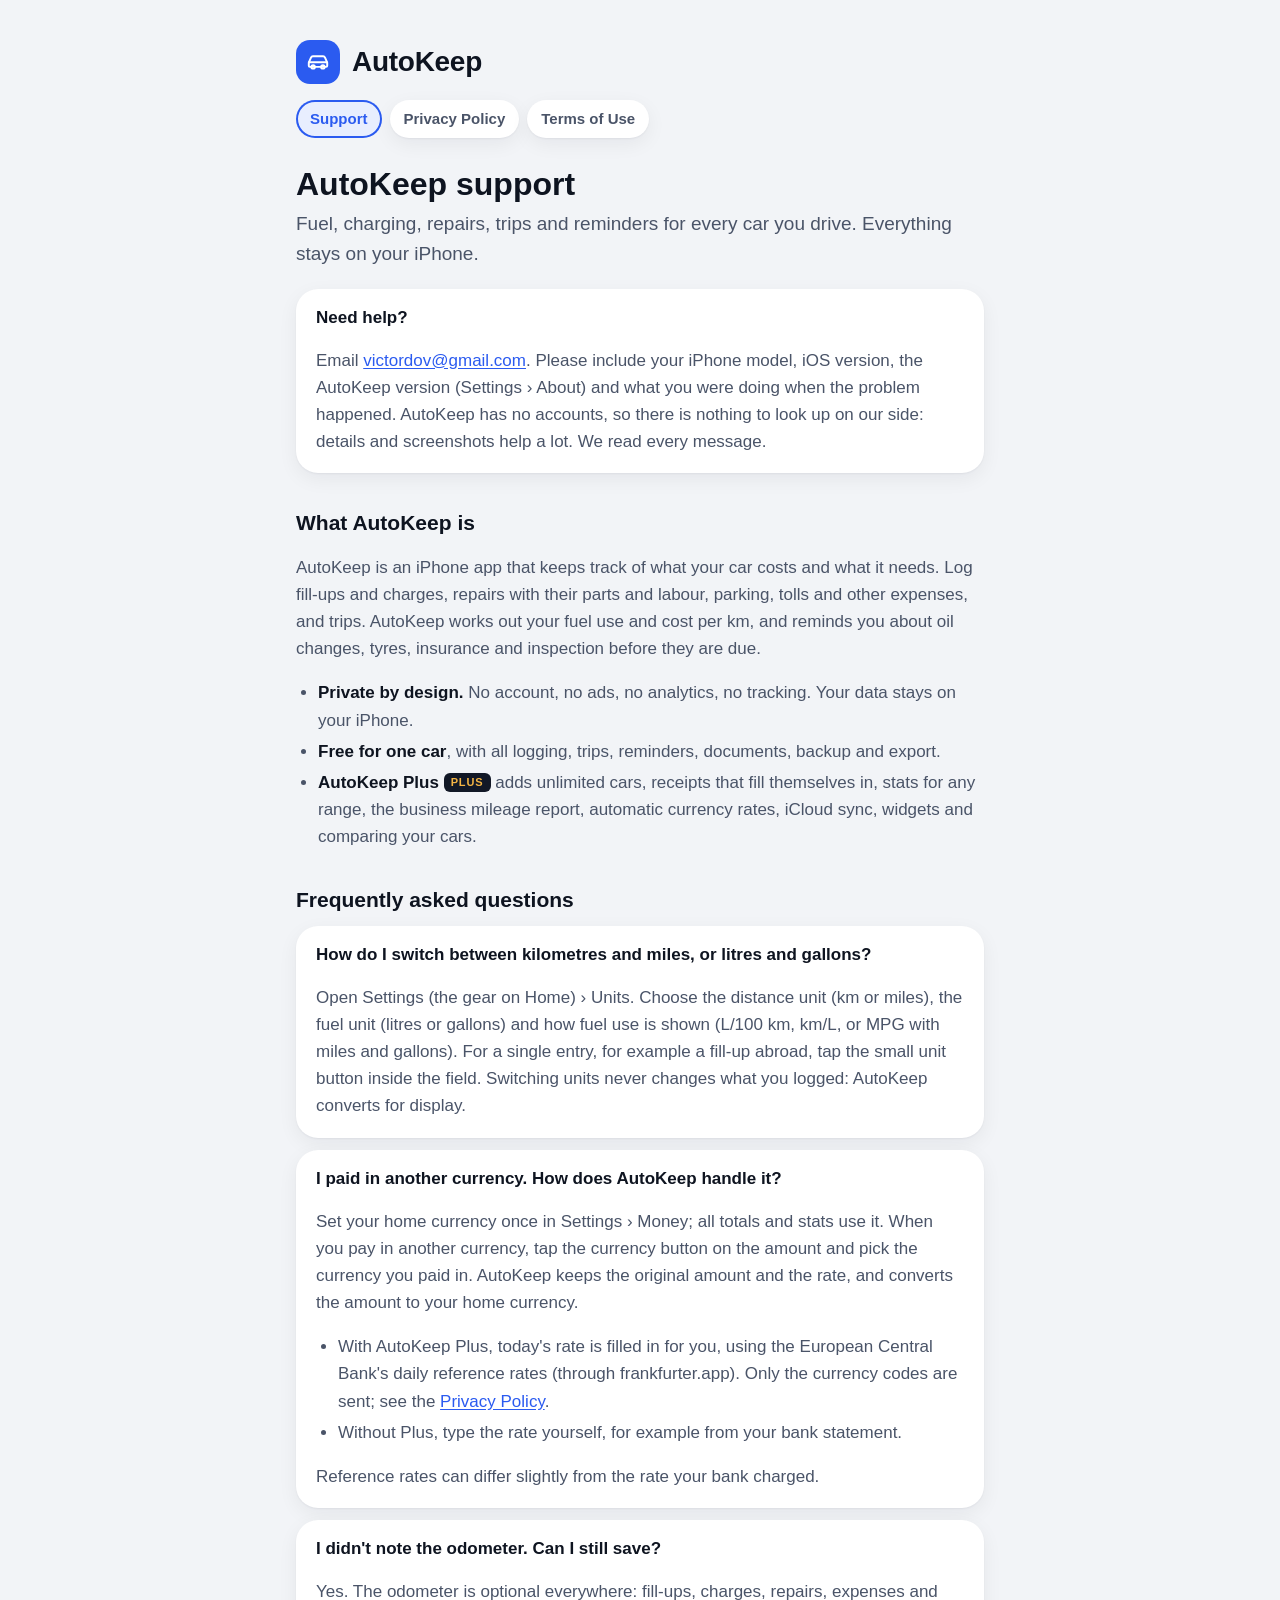
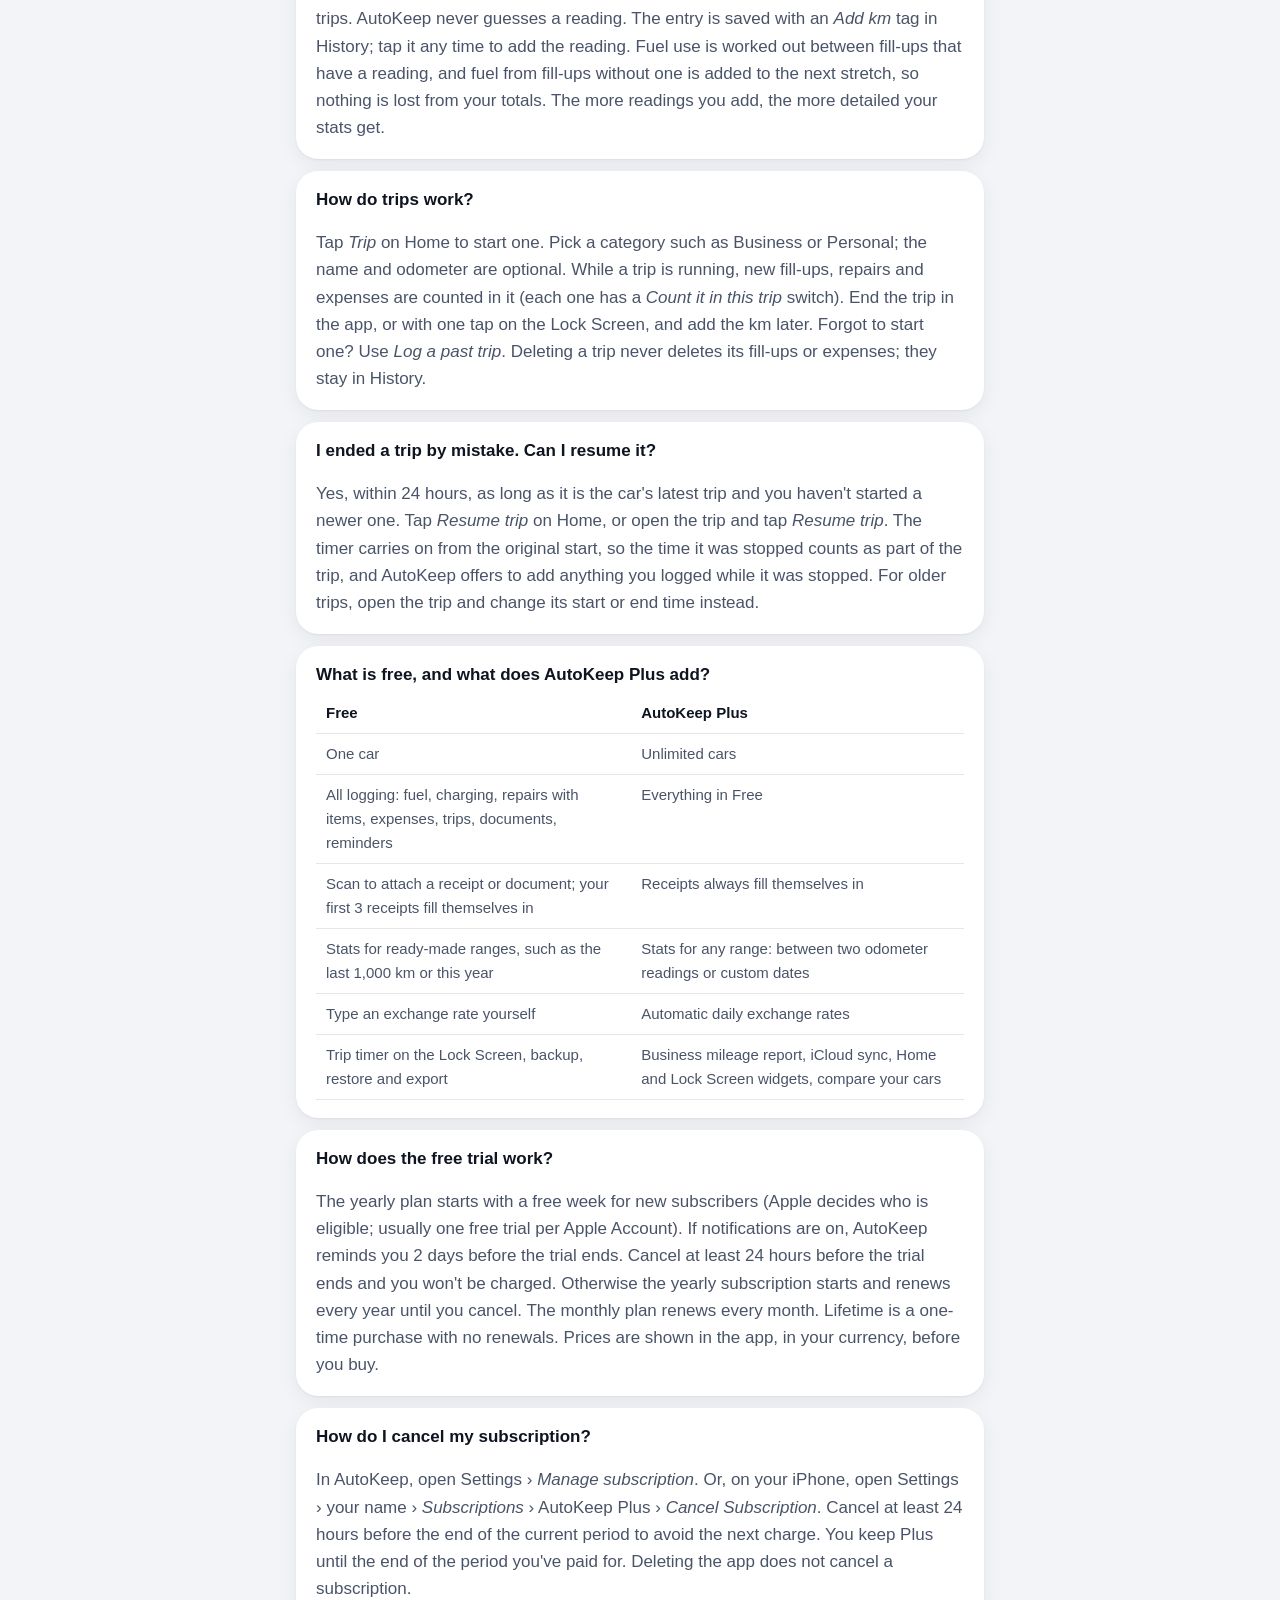
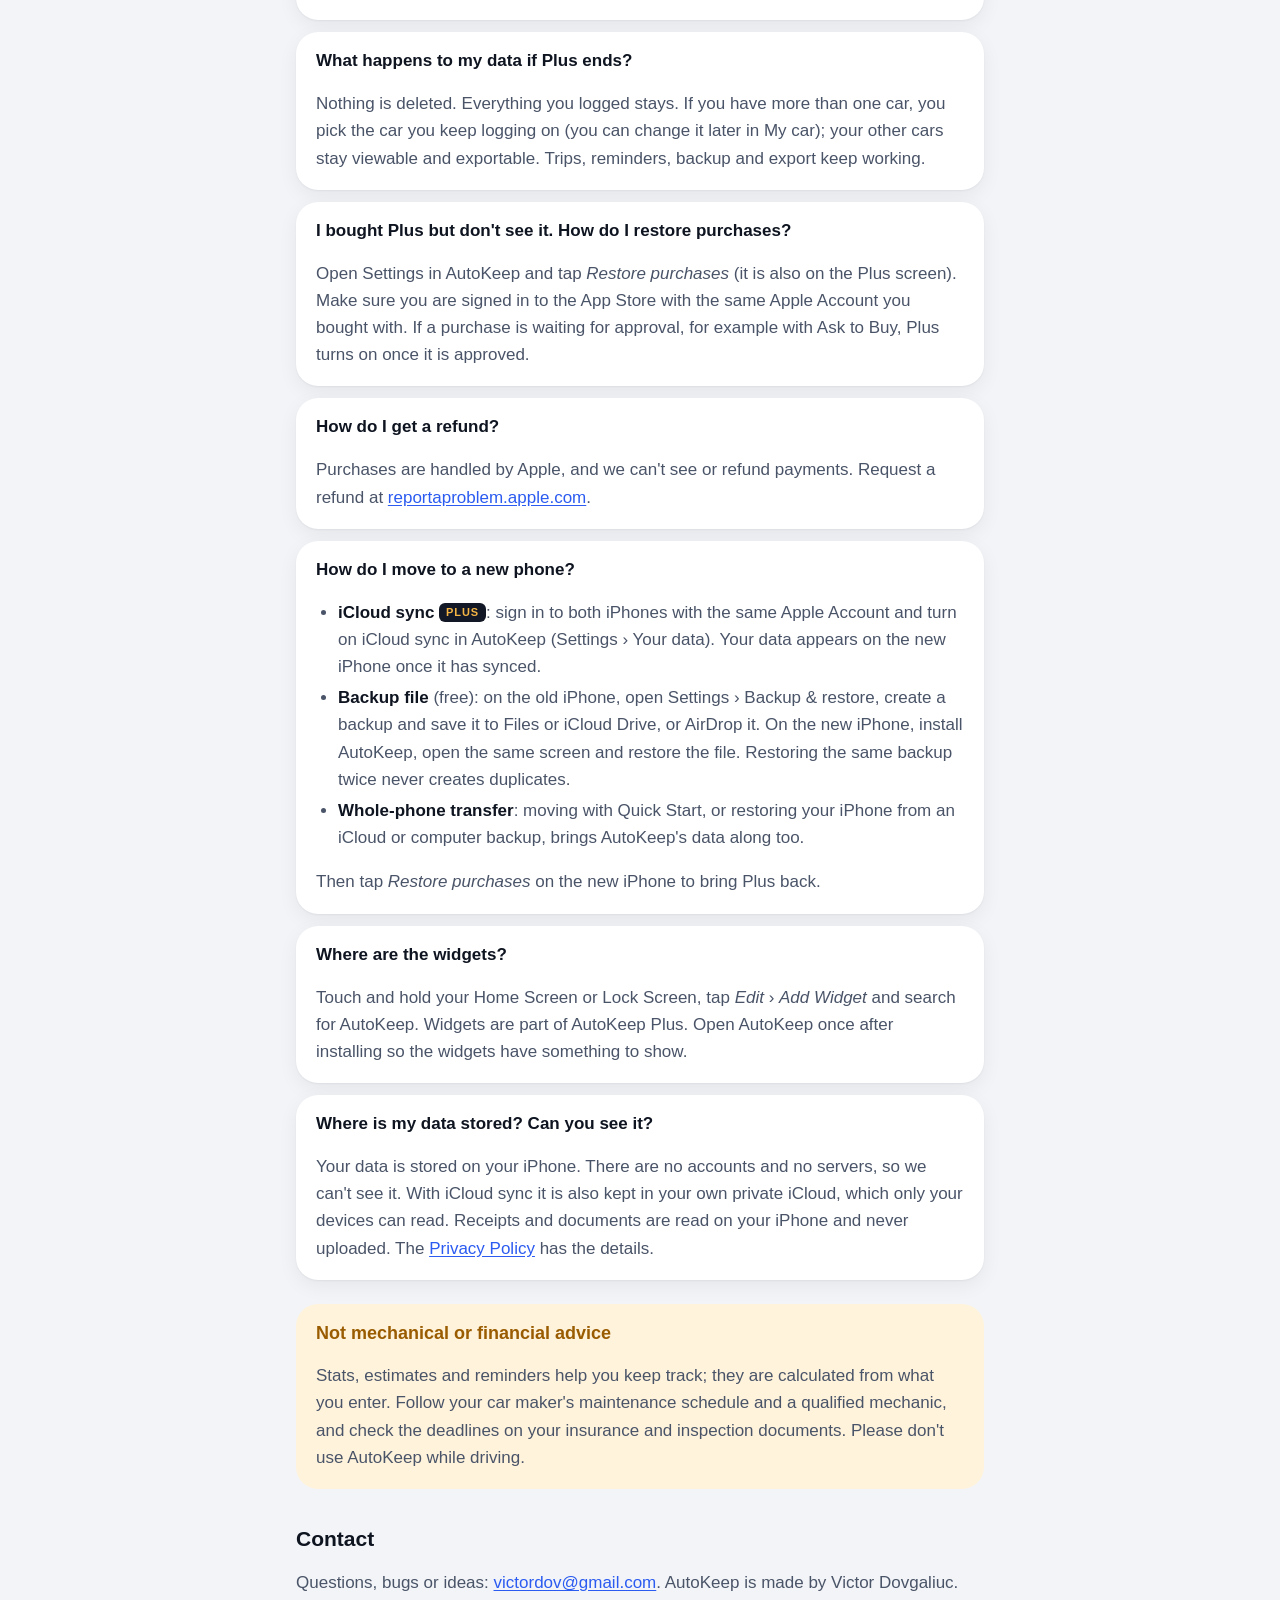
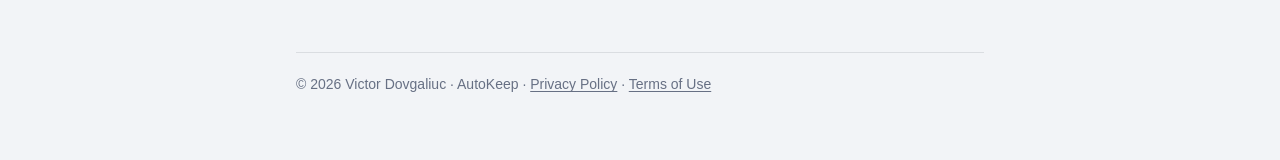
<file: index.html>
<!doctype html>
<html lang="en">
<head>
  <meta charset="utf-8">
  <meta name="viewport" content="width=device-width, initial-scale=1">
  <meta name="color-scheme" content="light dark">
  <title>AutoKeep Support</title>
  <meta name="description" content="Help and support for AutoKeep, the iPhone app for car fuel, charging, repairs, trips and reminders.">
  <link rel="stylesheet" href="style.css">
</head>
<body>
<main>
  <header>
    <a class="logo" href="./">
      <span class="mark" aria-hidden="true"><svg viewBox="0 0 24 24" fill="none" stroke="currentColor" stroke-width="1.8" stroke-linecap="round" stroke-linejoin="round"><path d="M3.5 15.5v-3l2-4.6A2 2 0 0 1 7.3 6.7h9.4a2 2 0 0 1 1.8 1.2l2 4.6v3a1 1 0 0 1-1 1h-15a1 1 0 0 1-1-1z"/><path d="M3.7 12.3h16.6"/><circle cx="7.5" cy="16.5" r="1.6"/><circle cx="16.5" cy="16.5" r="1.6"/></svg></span>
      AutoKeep
    </a>
    <nav>
      <a href="./" aria-current="page">Support</a>
      <a href="privacy.html">Privacy Policy</a>
      <a href="terms.html">Terms of Use</a>
    </nav>
  </header>

  <h1>AutoKeep support</h1>
  <p class="lead">Fuel, charging, repairs, trips and reminders for every car you drive. Everything stays on your iPhone.</p>

  <div class="card">
    <h3>Need help?</h3>
    <p>Email <a href="mailto:victordov@gmail.com?subject=AutoKeep%20support">victordov@gmail.com</a>.
      Please include your iPhone model, iOS version, the AutoKeep version (Settings &rsaquo; About) and what you were
      doing when the problem happened. AutoKeep has no accounts, so there is nothing to look up on our side: details
      and screenshots help a lot. We read every message.</p>
  </div>

  <h2>What AutoKeep is</h2>
  <p>AutoKeep is an iPhone app that keeps track of what your car costs and what it needs. Log fill-ups and charges,
    repairs with their parts and labour, parking, tolls and other expenses, and trips. AutoKeep works out your fuel use
    and cost per km, and reminds you about oil changes, tyres, insurance and inspection before they are due.</p>
  <ul>
    <li><strong>Private by design.</strong> No account, no ads, no analytics, no tracking. Your data stays on your iPhone.</li>
    <li><strong>Free for one car</strong>, with all logging, trips, reminders, documents, backup and export.</li>
    <li><strong>AutoKeep Plus</strong> <span class="plus-badge">PLUS</span> adds unlimited cars, receipts that fill
      themselves in, stats for any range, the business mileage report, automatic currency rates, iCloud sync, widgets
      and comparing your cars.</li>
  </ul>

  <h2>Frequently asked questions</h2>

  <section class="qa">
    <h3>How do I switch between kilometres and miles, or litres and gallons?</h3>
    <p>Open Settings (the gear on Home) &rsaquo; Units. Choose the distance unit (km or miles), the fuel unit (litres or
      gallons) and how fuel use is shown (L/100 km, km/L, or MPG with miles and gallons). For a single entry, for example
      a fill-up abroad, tap the small unit button inside the field. Switching units never changes what you logged:
      AutoKeep converts for display.</p>
  </section>

  <section class="qa">
    <h3>I paid in another currency. How does AutoKeep handle it?</h3>
    <p>Set your home currency once in Settings &rsaquo; Money; all totals and stats use it. When you pay in another
      currency, tap the currency button on the amount and pick the currency you paid in. AutoKeep keeps the original
      amount and the rate, and converts the amount to your home currency.</p>
    <ul>
      <li>With AutoKeep Plus, today's rate is filled in for you, using the European Central Bank's daily reference rates
        (through frankfurter.app). Only the currency codes are sent; see the <a href="privacy.html#exchange-rates">Privacy Policy</a>.</li>
      <li>Without Plus, type the rate yourself, for example from your bank statement.</li>
    </ul>
    <p>Reference rates can differ slightly from the rate your bank charged.</p>
  </section>

  <section class="qa">
    <h3>I didn't note the odometer. Can I still save?</h3>
    <p>Yes. The odometer is optional everywhere: fill-ups, charges, repairs, expenses and trips. AutoKeep never guesses a
      reading. The entry is saved with an <em>Add km</em> tag in History; tap it any time to add the reading.
      Fuel use is worked out between fill-ups that have a reading, and fuel from fill-ups without one is added to the
      next stretch, so nothing is lost from your totals. The more readings you add, the more detailed your stats get.</p>
  </section>

  <section class="qa">
    <h3>How do trips work?</h3>
    <p>Tap <em>Trip</em> on Home to start one. Pick a category such as Business or Personal; the name and odometer are
      optional. While a trip is running, new fill-ups, repairs and expenses are counted in it (each one has a
      <em>Count it in this trip</em> switch). End the trip in the app, or with one tap on the Lock Screen, and add the km
      later. Forgot to start one? Use <em>Log a past trip</em>. Deleting a trip never deletes its fill-ups or expenses;
      they stay in History.</p>
  </section>

  <section class="qa">
    <h3>I ended a trip by mistake. Can I resume it?</h3>
    <p>Yes, within 24 hours, as long as it is the car's latest trip and you haven't started a newer one. Tap
      <em>Resume trip</em> on Home, or open the trip and tap <em>Resume trip</em>. The timer carries on from the original
      start, so the time it was stopped counts as part of the trip, and AutoKeep offers to add anything you logged while
      it was stopped. For older trips, open the trip and change its start or end time instead.</p>
  </section>

  <section class="qa">
    <h3>What is free, and what does AutoKeep Plus add?</h3>
    <div class="table-wrap">
      <table>
        <thead><tr><th scope="col">Free</th><th scope="col">AutoKeep Plus</th></tr></thead>
        <tbody>
          <tr><td>One car</td><td>Unlimited cars</td></tr>
          <tr><td>All logging: fuel, charging, repairs with items, expenses, trips, documents, reminders</td><td>Everything in Free</td></tr>
          <tr><td>Scan to attach a receipt or document; your first 3 receipts fill themselves in</td><td>Receipts always fill themselves in</td></tr>
          <tr><td>Stats for ready-made ranges, such as the last 1,000 km or this year</td><td>Stats for any range: between two odometer readings or custom dates</td></tr>
          <tr><td>Type an exchange rate yourself</td><td>Automatic daily exchange rates</td></tr>
          <tr><td>Trip timer on the Lock Screen, backup, restore and export</td><td>Business mileage report, iCloud sync, Home and Lock Screen widgets, compare your cars</td></tr>
        </tbody>
      </table>
    </div>
  </section>

  <section class="qa">
    <h3>How does the free trial work?</h3>
    <p>The yearly plan starts with a free week for new subscribers (Apple decides who is eligible; usually one free trial
      per Apple Account). If notifications are on, AutoKeep reminds you 2 days before the trial ends. Cancel at least
      24 hours before the trial ends and you won't be charged. Otherwise the yearly subscription starts and renews every
      year until you cancel. The monthly plan renews every month. Lifetime is a one-time purchase with no renewals.
      Prices are shown in the app, in your currency, before you buy.</p>
  </section>

  <section class="qa">
    <h3>How do I cancel my subscription?</h3>
    <p>In AutoKeep, open Settings &rsaquo; <em>Manage subscription</em>. Or, on your iPhone, open Settings &rsaquo; your
      name &rsaquo; <em>Subscriptions</em> &rsaquo; AutoKeep Plus &rsaquo; <em>Cancel Subscription</em>. Cancel at least
      24 hours before the end of the current period to avoid the next charge. You keep Plus until the end of the period
      you've paid for. Deleting the app does not cancel a subscription.</p>
  </section>

  <section class="qa">
    <h3>What happens to my data if Plus ends?</h3>
    <p>Nothing is deleted. Everything you logged stays. If you have more than one car, you pick the car you keep logging
      on (you can change it later in My car); your other cars stay viewable and exportable. Trips, reminders, backup and
      export keep working.</p>
  </section>

  <section class="qa">
    <h3>I bought Plus but don't see it. How do I restore purchases?</h3>
    <p>Open Settings in AutoKeep and tap <em>Restore purchases</em> (it is also on the Plus screen). Make sure you are
      signed in to the App Store with the same Apple Account you bought with. If a purchase is waiting for approval,
      for example with Ask to Buy, Plus turns on once it is approved.</p>
  </section>

  <section class="qa">
    <h3>How do I get a refund?</h3>
    <p>Purchases are handled by Apple, and we can't see or refund payments. Request a refund at
      <a href="https://reportaproblem.apple.com">reportaproblem.apple.com</a>.</p>
  </section>

  <section class="qa">
    <h3>How do I move to a new phone?</h3>
    <ul>
      <li><strong>iCloud sync</strong> <span class="plus-badge">PLUS</span>: sign in to both iPhones with the same Apple
        Account and turn on iCloud sync in AutoKeep (Settings &rsaquo; Your data). Your data appears on the new iPhone
        once it has synced.</li>
      <li><strong>Backup file</strong> (free): on the old iPhone, open Settings &rsaquo; Backup &amp; restore, create a
        backup and save it to Files or iCloud Drive, or AirDrop it. On the new iPhone, install AutoKeep, open the same
        screen and restore the file. Restoring the same backup twice never creates duplicates.</li>
      <li><strong>Whole-phone transfer</strong>: moving with Quick Start, or restoring your iPhone from an iCloud or
        computer backup, brings AutoKeep's data along too.</li>
    </ul>
    <p>Then tap <em>Restore purchases</em> on the new iPhone to bring Plus back.</p>
  </section>

  <section class="qa">
    <h3>Where are the widgets?</h3>
    <p>Touch and hold your Home Screen or Lock Screen, tap <em>Edit</em> &rsaquo; <em>Add Widget</em> and search for
      AutoKeep. Widgets are part of AutoKeep Plus. Open AutoKeep once after installing so the widgets have something to
      show.</p>
  </section>

  <section class="qa">
    <h3>Where is my data stored? Can you see it?</h3>
    <p>Your data is stored on your iPhone. There are no accounts and no servers, so we can't see it. With iCloud sync it
      is also kept in your own private iCloud, which only your devices can read. Receipts and documents are read on your
      iPhone and never uploaded. The <a href="privacy.html">Privacy Policy</a> has the details.</p>
  </section>

  <section class="note">
    <h2>Not mechanical or financial advice</h2>
    <p>Stats, estimates and reminders help you keep track; they are calculated from what you enter. Follow your car
      maker's maintenance schedule and a qualified mechanic, and check the deadlines on your insurance and inspection
      documents. Please don't use AutoKeep while driving.</p>
  </section>

  <h2>Contact</h2>
  <p>Questions, bugs or ideas: <a href="mailto:victordov@gmail.com?subject=AutoKeep%20support">victordov@gmail.com</a>.
    AutoKeep is made by Victor Dovgaliuc.</p>

  <footer>&copy; 2026 Victor Dovgaliuc &middot; AutoKeep &middot;
    <a href="privacy.html">Privacy Policy</a> &middot; <a href="terms.html">Terms of Use</a></footer>
</main>
</body>
</html>
</file>
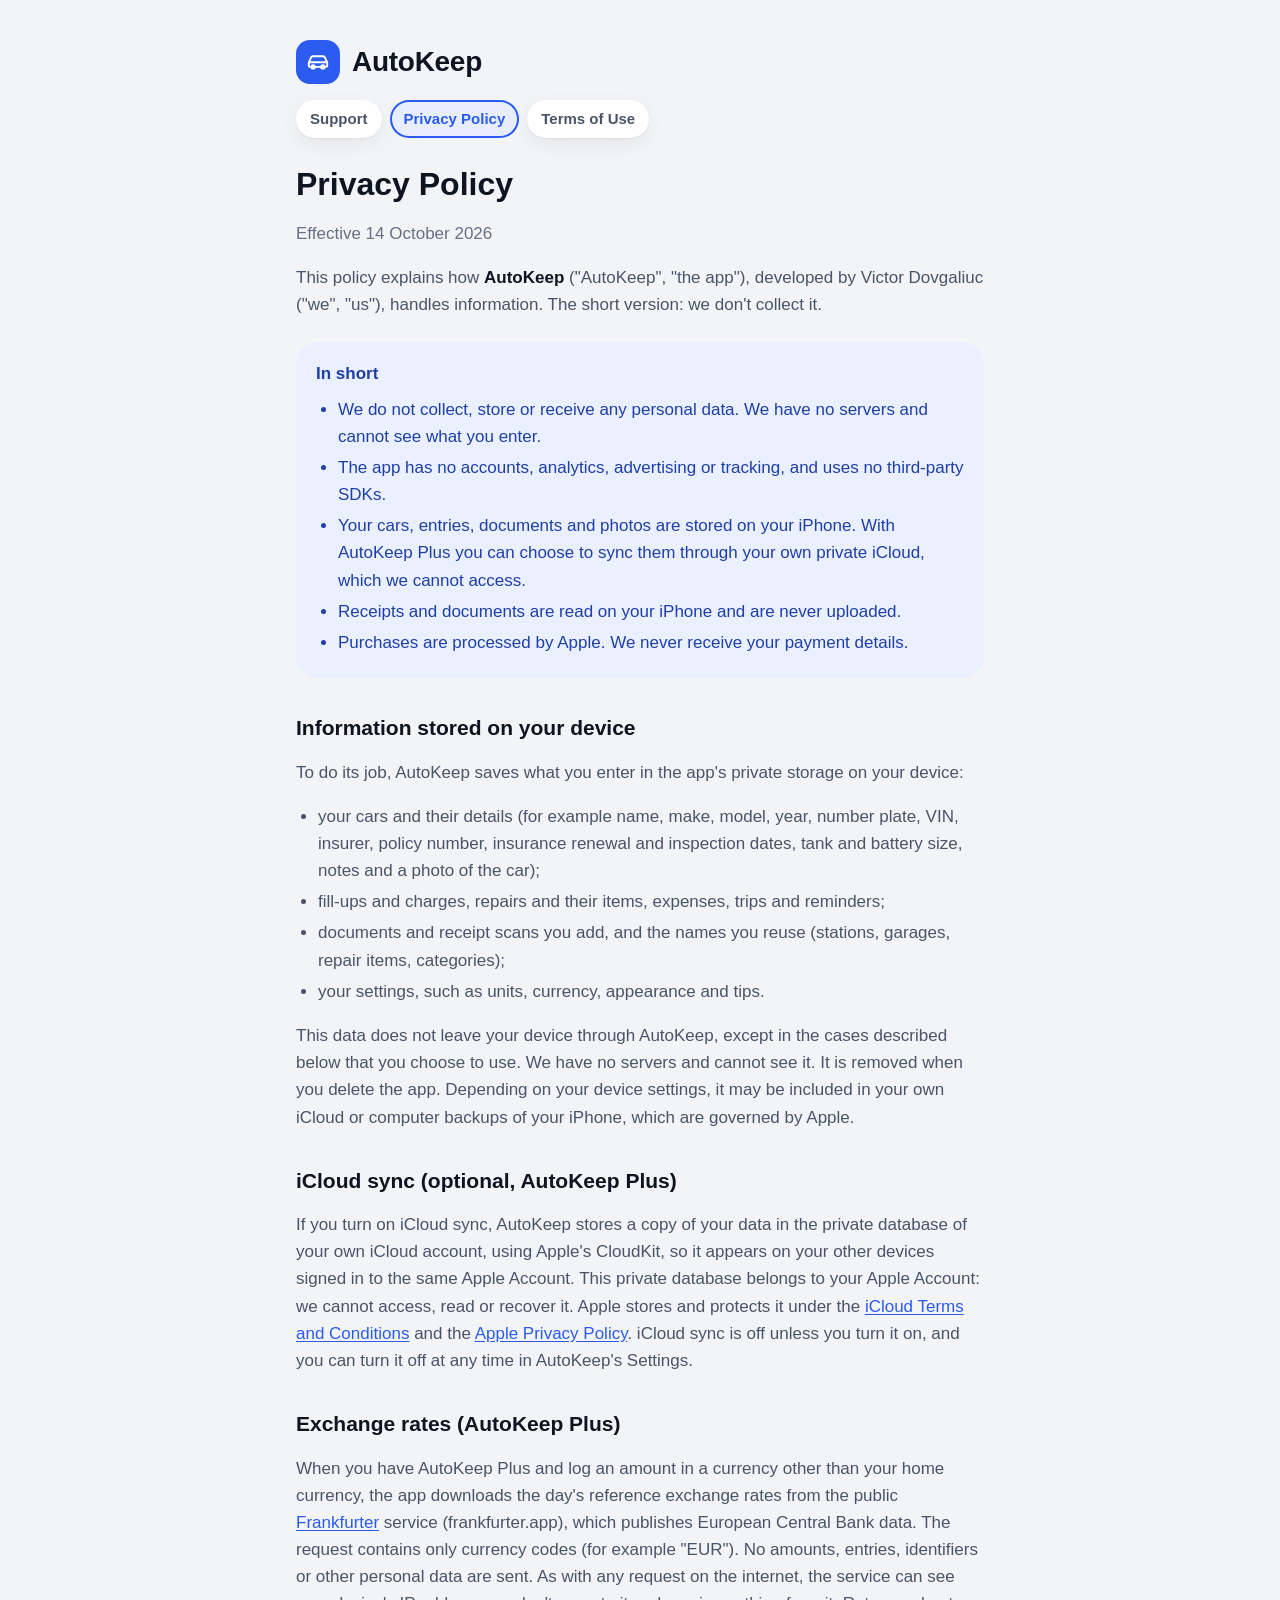
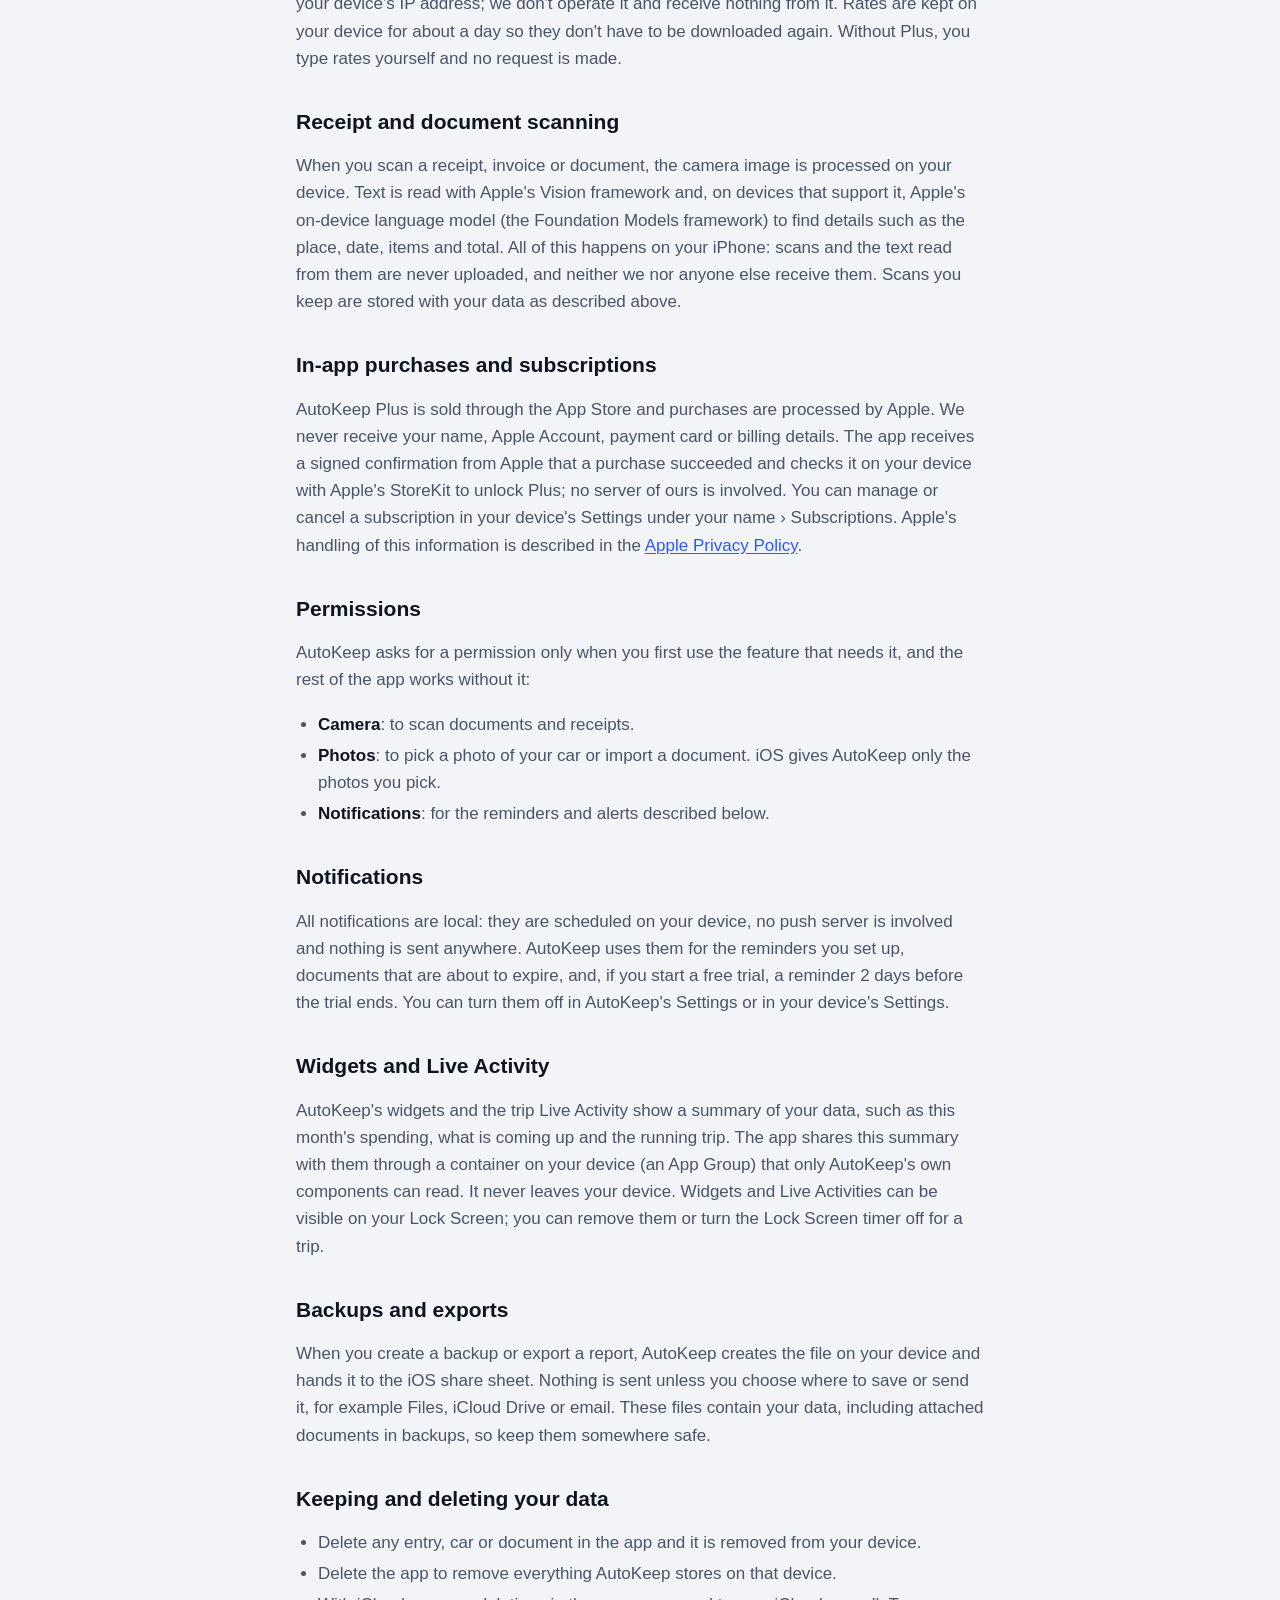
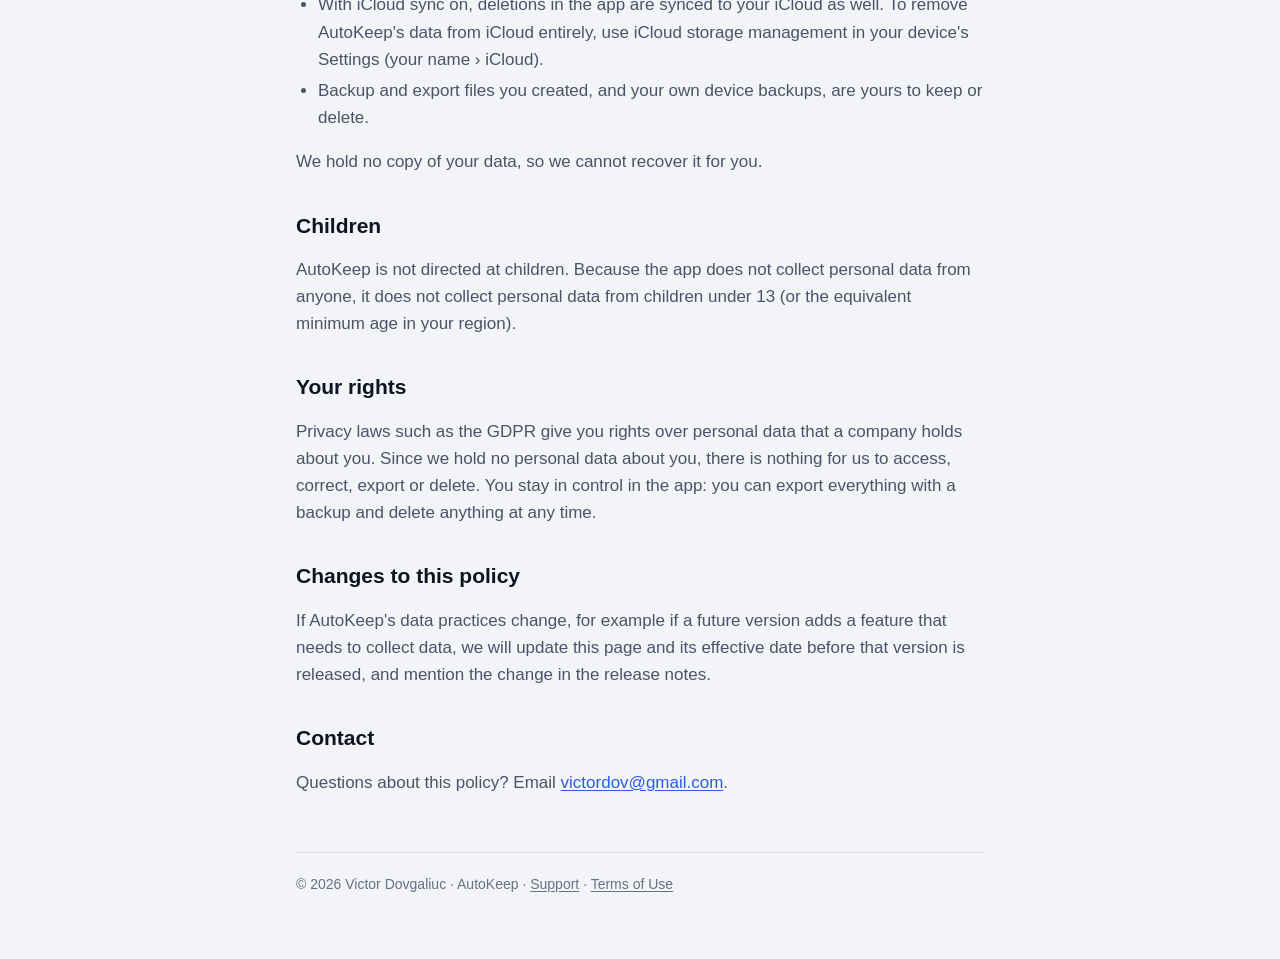
<file: privacy.html>
<!doctype html>
<html lang="en">
<head>
  <meta charset="utf-8">
  <meta name="viewport" content="width=device-width, initial-scale=1">
  <meta name="color-scheme" content="light dark">
  <title>AutoKeep Privacy Policy</title>
  <meta name="description" content="Privacy policy for AutoKeep. AutoKeep does not collect personal data: everything stays on your iPhone.">
  <link rel="stylesheet" href="style.css">
</head>
<body>
<main>
  <header>
    <a class="logo" href="./">
      <span class="mark" aria-hidden="true"><svg viewBox="0 0 24 24" fill="none" stroke="currentColor" stroke-width="1.8" stroke-linecap="round" stroke-linejoin="round"><path d="M3.5 15.5v-3l2-4.6A2 2 0 0 1 7.3 6.7h9.4a2 2 0 0 1 1.8 1.2l2 4.6v3a1 1 0 0 1-1 1h-15a1 1 0 0 1-1-1z"/><path d="M3.7 12.3h16.6"/><circle cx="7.5" cy="16.5" r="1.6"/><circle cx="16.5" cy="16.5" r="1.6"/></svg></span>
      AutoKeep
    </a>
    <nav>
      <a href="./">Support</a>
      <a href="privacy.html" aria-current="page">Privacy Policy</a>
      <a href="terms.html">Terms of Use</a>
    </nav>
  </header>

  <h1>Privacy Policy</h1>
  <p class="muted">Effective 14 October 2026</p>

  <p>This policy explains how <strong>AutoKeep</strong> ("AutoKeep", "the app"), developed by Victor Dovgaliuc
    ("we", "us"), handles information. The short version: we don't collect it.</p>

  <div class="summary">
    <strong>In short</strong>
    <ul>
      <li>We do not collect, store or receive any personal data. We have no servers and cannot see what you enter.</li>
      <li>The app has no accounts, analytics, advertising or tracking, and uses no third-party SDKs.</li>
      <li>Your cars, entries, documents and photos are stored on your iPhone. With AutoKeep Plus you can choose to sync
        them through your own private iCloud, which we cannot access.</li>
      <li>Receipts and documents are read on your iPhone and are never uploaded.</li>
      <li>Purchases are processed by Apple. We never receive your payment details.</li>
    </ul>
  </div>

  <h2>Information stored on your device</h2>
  <p>To do its job, AutoKeep saves what you enter in the app's private storage on your device:</p>
  <ul>
    <li>your cars and their details (for example name, make, model, year, number plate, VIN, insurer, policy number,
      insurance renewal and inspection dates, tank and battery size, notes and a photo of the car);</li>
    <li>fill-ups and charges, repairs and their items, expenses, trips and reminders;</li>
    <li>documents and receipt scans you add, and the names you reuse (stations, garages, repair items, categories);</li>
    <li>your settings, such as units, currency, appearance and tips.</li>
  </ul>
  <p>This data does not leave your device through AutoKeep, except in the cases described below that you choose to use.
    We have no servers and cannot see it. It is removed when you delete the app. Depending on your device settings, it
    may be included in your own iCloud or computer backups of your iPhone, which are governed by Apple.</p>

  <h2 id="icloud">iCloud sync (optional, AutoKeep Plus)</h2>
  <p>If you turn on iCloud sync, AutoKeep stores a copy of your data in the private database of your own iCloud account,
    using Apple's CloudKit, so it appears on your other devices signed in to the same Apple Account. This private
    database belongs to your Apple Account: we cannot access, read or recover it. Apple stores and protects it under the
    <a href="https://www.apple.com/legal/internet-services/icloud/">iCloud Terms and Conditions</a> and the
    <a href="https://www.apple.com/legal/privacy/">Apple Privacy Policy</a>. iCloud sync is off unless you turn it on, and
    you can turn it off at any time in AutoKeep's Settings.</p>

  <h2 id="exchange-rates">Exchange rates (AutoKeep Plus)</h2>
  <p>When you have AutoKeep Plus and log an amount in a currency other than your home currency, the app downloads the
    day's reference exchange rates from the public <a href="https://frankfurter.app">Frankfurter</a> service
    (frankfurter.app), which publishes European Central Bank data. The request contains only currency codes (for
    example "EUR"). No amounts, entries, identifiers or other personal data are sent. As with any request on the
    internet, the service can see your device's IP address; we don't operate it and receive nothing from it. Rates are
    kept on your device for about a day so they don't have to be downloaded again. Without Plus, you type rates yourself
    and no request is made.</p>

  <h2>Receipt and document scanning</h2>
  <p>When you scan a receipt, invoice or document, the camera image is processed on your device. Text is read with
    Apple's Vision framework and, on devices that support it, Apple's on-device language model (the Foundation Models
    framework) to find details such as the place, date, items and total. All of this happens on your iPhone: scans and
    the text read from them are never uploaded, and neither we nor anyone else receive them. Scans you keep are stored
    with your data as described above.</p>

  <h2>In-app purchases and subscriptions</h2>
  <p>AutoKeep Plus is sold through the App Store and purchases are processed by Apple. We never receive your name, Apple
    Account, payment card or billing details. The app receives a signed confirmation from Apple that a purchase
    succeeded and checks it on your device with Apple's StoreKit to unlock Plus; no server of ours is involved. You can
    manage or cancel a subscription in your device's Settings under your name &rsaquo; Subscriptions. Apple's handling of
    this information is described in the <a href="https://www.apple.com/legal/privacy/">Apple Privacy Policy</a>.</p>

  <h2>Permissions</h2>
  <p>AutoKeep asks for a permission only when you first use the feature that needs it, and the rest of the app works
    without it:</p>
  <ul>
    <li><strong>Camera</strong>: to scan documents and receipts.</li>
    <li><strong>Photos</strong>: to pick a photo of your car or import a document. iOS gives AutoKeep only the photos you
      pick.</li>
    <li><strong>Notifications</strong>: for the reminders and alerts described below.</li>
  </ul>

  <h2>Notifications</h2>
  <p>All notifications are local: they are scheduled on your device, no push server is involved and nothing is sent
    anywhere. AutoKeep uses them for the reminders you set up, documents that are about to expire, and, if you start a
    free trial, a reminder 2 days before the trial ends. You can turn them off in AutoKeep's Settings or in your device's
    Settings.</p>

  <h2>Widgets and Live Activity</h2>
  <p>AutoKeep's widgets and the trip Live Activity show a summary of your data, such as this month's spending, what is
    coming up and the running trip. The app shares this summary with them through a container on your device (an App
    Group) that only AutoKeep's own components can read. It never leaves your device. Widgets and Live Activities can be
    visible on your Lock Screen; you can remove them or turn the Lock Screen timer off for a trip.</p>

  <h2>Backups and exports</h2>
  <p>When you create a backup or export a report, AutoKeep creates the file on your device and hands it to the iOS share
    sheet. Nothing is sent unless you choose where to save or send it, for example Files, iCloud Drive or email. These
    files contain your data, including attached documents in backups, so keep them somewhere safe.</p>

  <h2>Keeping and deleting your data</h2>
  <ul>
    <li>Delete any entry, car or document in the app and it is removed from your device.</li>
    <li>Delete the app to remove everything AutoKeep stores on that device.</li>
    <li>With iCloud sync on, deletions in the app are synced to your iCloud as well. To remove AutoKeep's data from iCloud
      entirely, use iCloud storage management in your device's Settings (your name &rsaquo; iCloud).</li>
    <li>Backup and export files you created, and your own device backups, are yours to keep or delete.</li>
  </ul>
  <p>We hold no copy of your data, so we cannot recover it for you.</p>

  <h2>Children</h2>
  <p>AutoKeep is not directed at children. Because the app does not collect personal data from anyone, it does not
    collect personal data from children under 13 (or the equivalent minimum age in your region).</p>

  <h2>Your rights</h2>
  <p>Privacy laws such as the GDPR give you rights over personal data that a company holds about you. Since we hold no
    personal data about you, there is nothing for us to access, correct, export or delete. You stay in control in the
    app: you can export everything with a backup and delete anything at any time.</p>

  <h2>Changes to this policy</h2>
  <p>If AutoKeep's data practices change, for example if a future version adds a feature that needs to collect data, we
    will update this page and its effective date before that version is released, and mention the change in the release
    notes.</p>

  <h2>Contact</h2>
  <p>Questions about this policy? Email <a href="mailto:victordov@gmail.com?subject=AutoKeep%20privacy">victordov@gmail.com</a>.</p>

  <footer>&copy; 2026 Victor Dovgaliuc &middot; AutoKeep &middot;
    <a href="./">Support</a> &middot; <a href="terms.html">Terms of Use</a></footer>
</main>
</body>
</html>
</file>
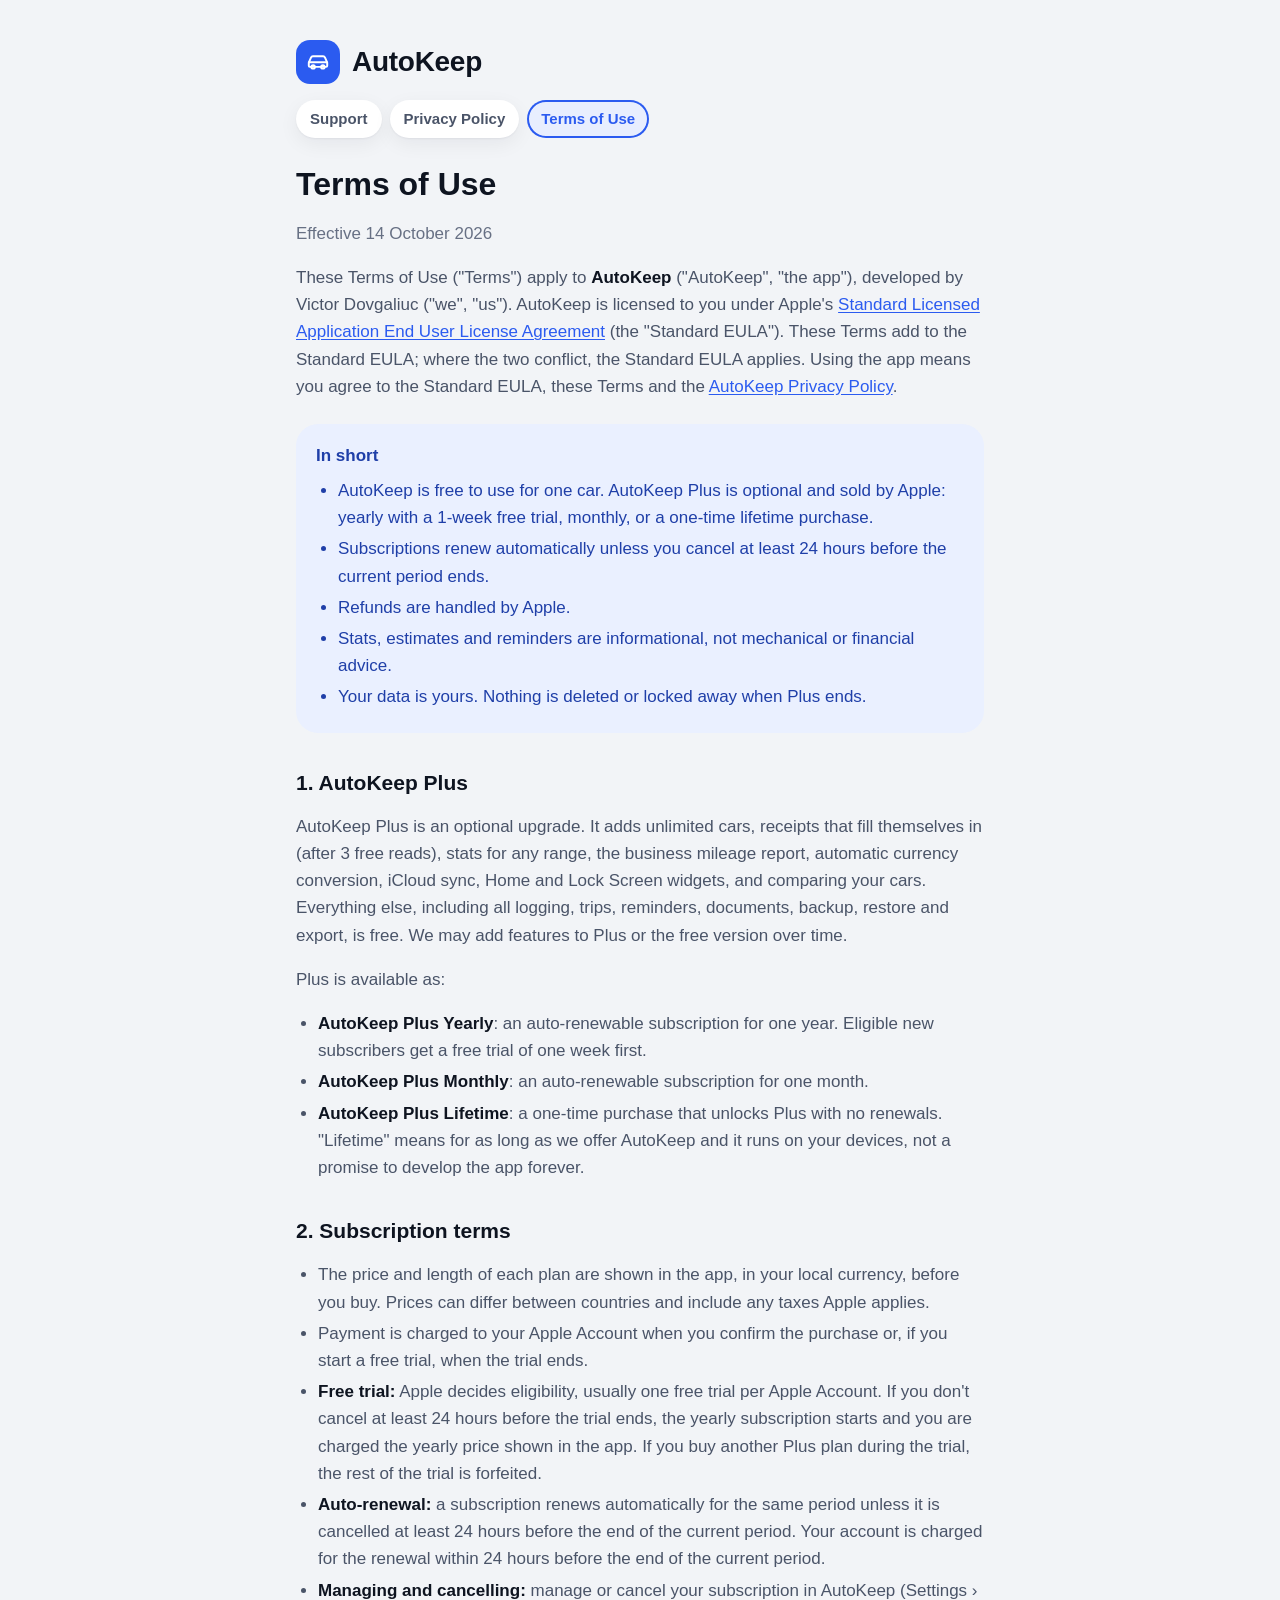
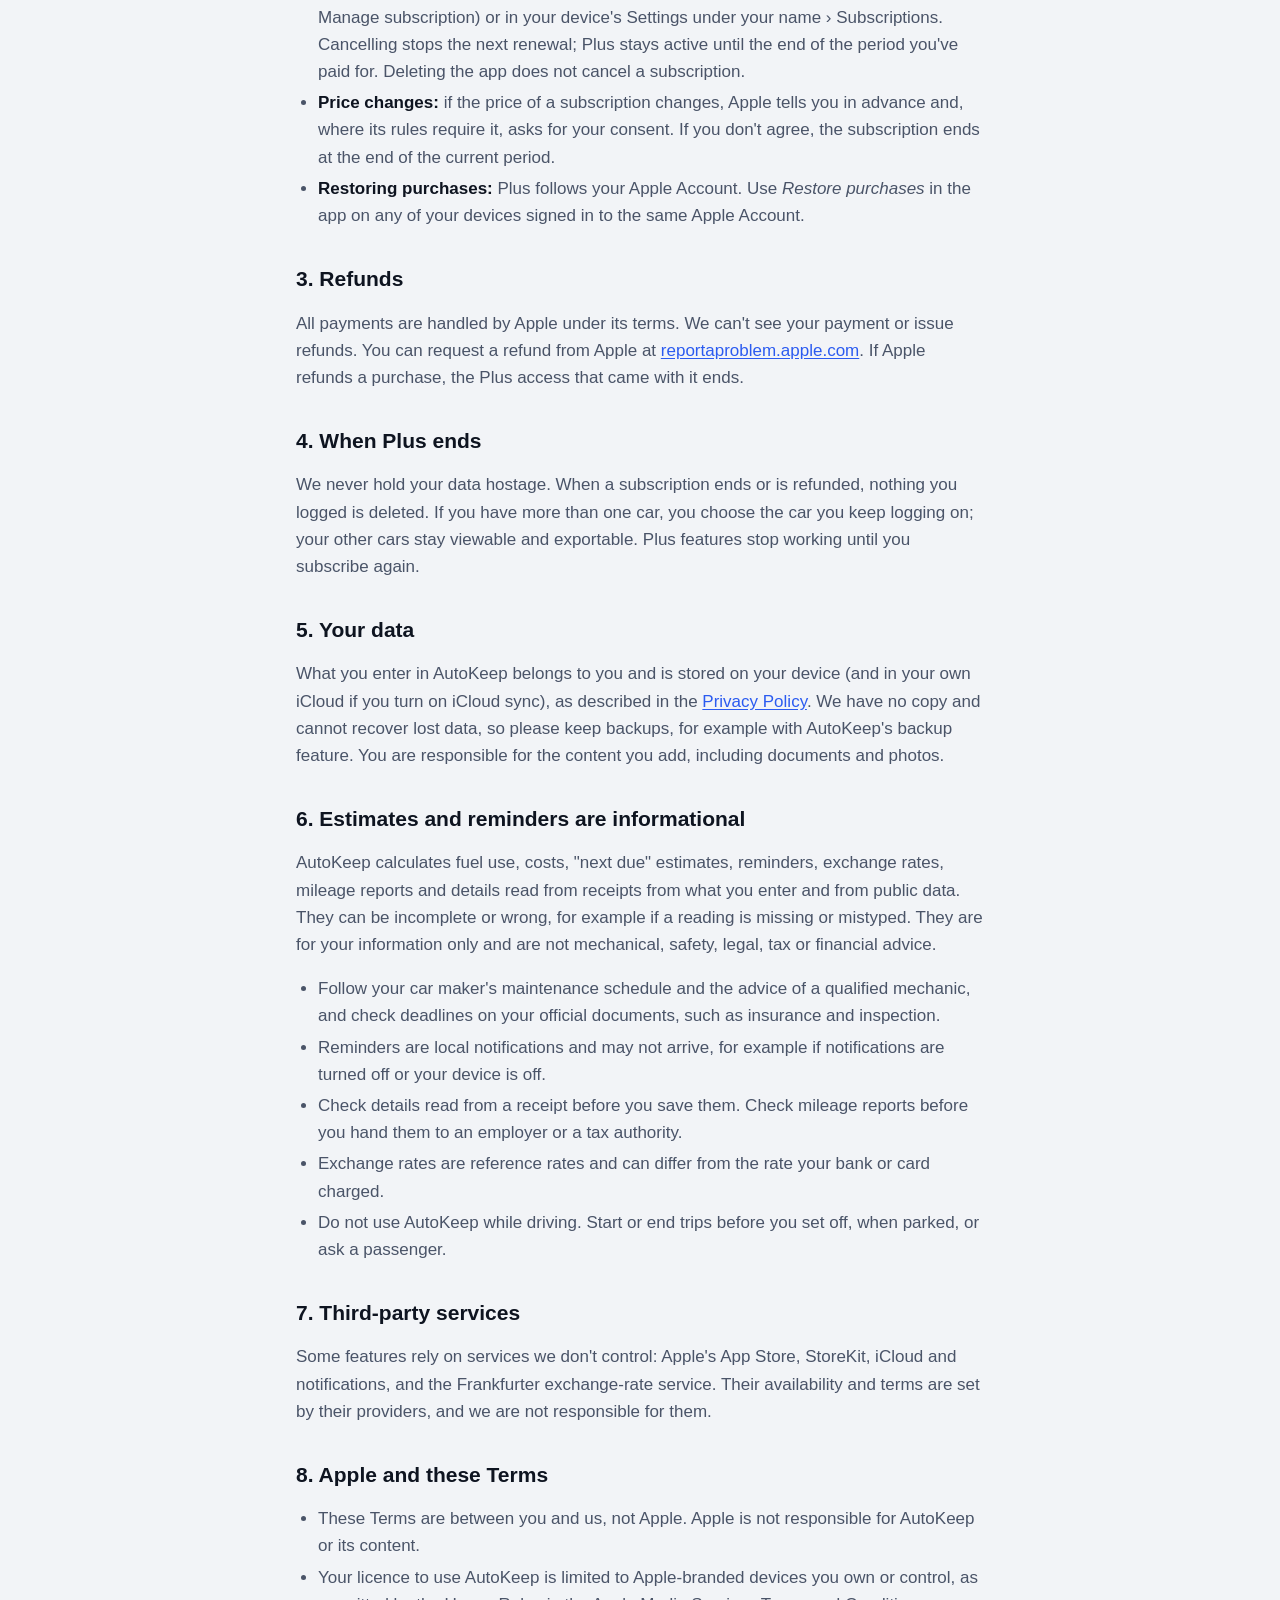
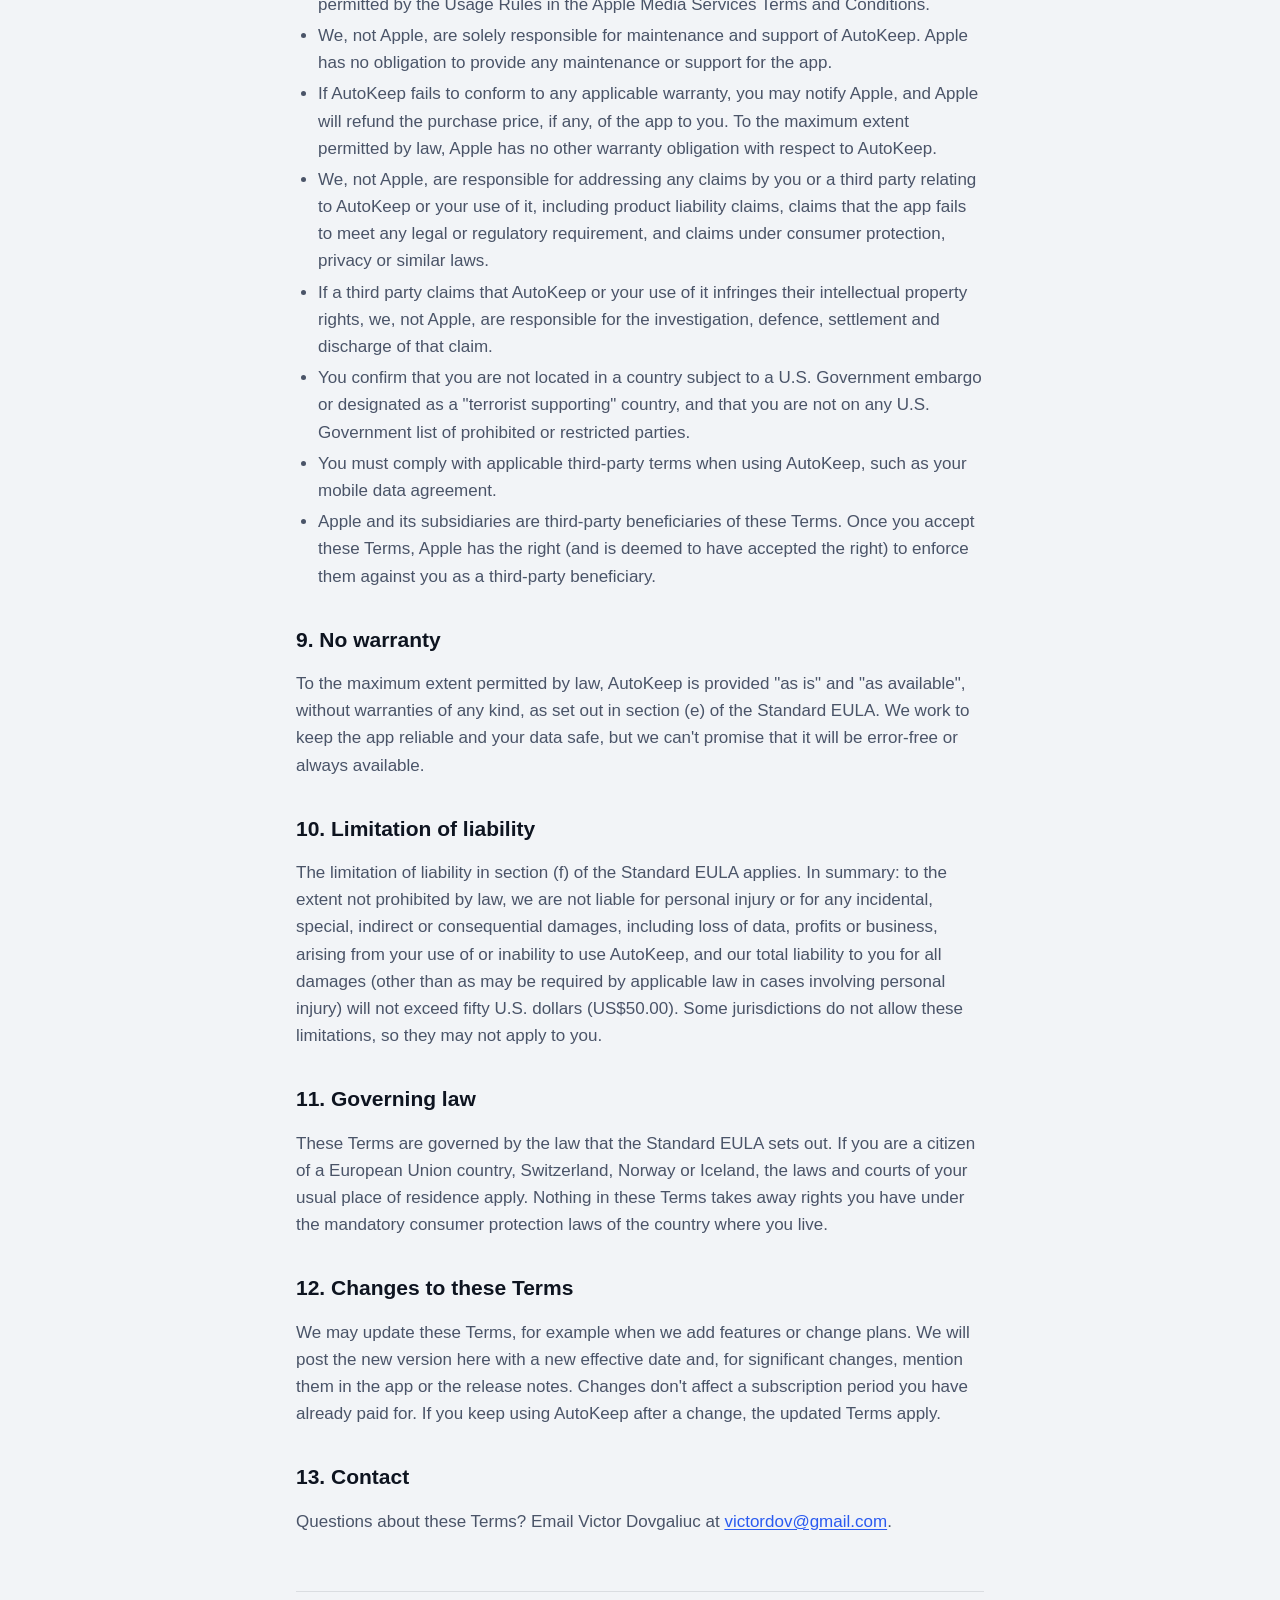
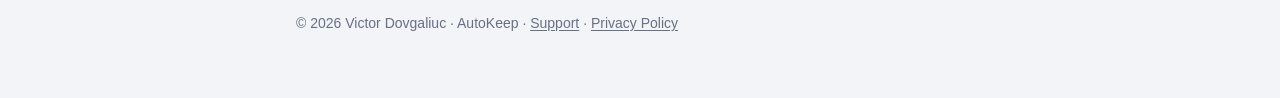
<file: terms.html>
<!doctype html>
<html lang="en">
<head>
  <meta charset="utf-8">
  <meta name="viewport" content="width=device-width, initial-scale=1">
  <meta name="color-scheme" content="light dark">
  <title>AutoKeep Terms of Use</title>
  <meta name="description" content="Terms of use for AutoKeep, including the AutoKeep Plus subscription terms.">
  <link rel="stylesheet" href="style.css">
</head>
<body>
<main>
  <header>
    <a class="logo" href="./">
      <span class="mark" aria-hidden="true"><svg viewBox="0 0 24 24" fill="none" stroke="currentColor" stroke-width="1.8" stroke-linecap="round" stroke-linejoin="round"><path d="M3.5 15.5v-3l2-4.6A2 2 0 0 1 7.3 6.7h9.4a2 2 0 0 1 1.8 1.2l2 4.6v3a1 1 0 0 1-1 1h-15a1 1 0 0 1-1-1z"/><path d="M3.7 12.3h16.6"/><circle cx="7.5" cy="16.5" r="1.6"/><circle cx="16.5" cy="16.5" r="1.6"/></svg></span>
      AutoKeep
    </a>
    <nav>
      <a href="./">Support</a>
      <a href="privacy.html">Privacy Policy</a>
      <a href="terms.html" aria-current="page">Terms of Use</a>
    </nav>
  </header>

  <h1>Terms of Use</h1>
  <p class="muted">Effective 14 October 2026</p>

  <p>These Terms of Use ("Terms") apply to <strong>AutoKeep</strong> ("AutoKeep", "the app"), developed by
    Victor Dovgaliuc ("we", "us"). AutoKeep is licensed to you under Apple's
    <a href="https://www.apple.com/legal/internet-services/itunes/dev/stdeula/">Standard Licensed Application End User License Agreement</a>
    (the "Standard EULA"). These Terms add to the Standard EULA; where the two conflict, the Standard EULA applies.
    Using the app means you agree to the Standard EULA, these Terms and the <a href="privacy.html">AutoKeep Privacy Policy</a>.</p>

  <div class="summary">
    <strong>In short</strong>
    <ul>
      <li>AutoKeep is free to use for one car. AutoKeep Plus is optional and sold by Apple: yearly with a 1-week free
        trial, monthly, or a one-time lifetime purchase.</li>
      <li>Subscriptions renew automatically unless you cancel at least 24 hours before the current period ends.</li>
      <li>Refunds are handled by Apple.</li>
      <li>Stats, estimates and reminders are informational, not mechanical or financial advice.</li>
      <li>Your data is yours. Nothing is deleted or locked away when Plus ends.</li>
    </ul>
  </div>

  <h2>1. AutoKeep Plus</h2>
  <p>AutoKeep Plus is an optional upgrade. It adds unlimited cars, receipts that fill themselves in (after 3 free
    reads), stats for any range, the business mileage report, automatic currency conversion, iCloud sync, Home and Lock
    Screen widgets, and comparing your cars. Everything else, including all logging, trips, reminders, documents, backup,
    restore and export, is free. We may add features to Plus or the free version over time.</p>
  <p>Plus is available as:</p>
  <ul>
    <li><strong>AutoKeep Plus Yearly</strong>: an auto-renewable subscription for one year. Eligible new subscribers get
      a free trial of one week first.</li>
    <li><strong>AutoKeep Plus Monthly</strong>: an auto-renewable subscription for one month.</li>
    <li><strong>AutoKeep Plus Lifetime</strong>: a one-time purchase that unlocks Plus with no renewals. "Lifetime"
      means for as long as we offer AutoKeep and it runs on your devices, not a promise to develop the app forever.</li>
  </ul>

  <h2>2. Subscription terms</h2>
  <ul>
    <li>The price and length of each plan are shown in the app, in your local currency, before you buy. Prices can
      differ between countries and include any taxes Apple applies.</li>
    <li>Payment is charged to your Apple Account when you confirm the purchase or, if you start a free trial, when the
      trial ends.</li>
    <li><strong>Free trial:</strong> Apple decides eligibility, usually one free trial per Apple Account. If you don't
      cancel at least 24 hours before the trial ends, the yearly subscription starts and you are charged the yearly price
      shown in the app. If you buy another Plus plan during the trial, the rest of the trial is forfeited.</li>
    <li><strong>Auto-renewal:</strong> a subscription renews automatically for the same period unless it is cancelled at
      least 24 hours before the end of the current period. Your account is charged for the renewal within 24 hours before
      the end of the current period.</li>
    <li><strong>Managing and cancelling:</strong> manage or cancel your subscription in AutoKeep (Settings &rsaquo;
      Manage subscription) or in your device's Settings under your name &rsaquo; Subscriptions. Cancelling stops the
      next renewal; Plus stays active until the end of the period you've paid for. Deleting the app does not cancel a
      subscription.</li>
    <li><strong>Price changes:</strong> if the price of a subscription changes, Apple tells you in advance and, where
      its rules require it, asks for your consent. If you don't agree, the subscription ends at the end of the current
      period.</li>
    <li><strong>Restoring purchases:</strong> Plus follows your Apple Account. Use <em>Restore purchases</em> in the app
      on any of your devices signed in to the same Apple Account.</li>
  </ul>

  <h2>3. Refunds</h2>
  <p>All payments are handled by Apple under its terms. We can't see your payment or issue refunds. You can request a
    refund from Apple at <a href="https://reportaproblem.apple.com">reportaproblem.apple.com</a>. If Apple refunds a
    purchase, the Plus access that came with it ends.</p>

  <h2>4. When Plus ends</h2>
  <p>We never hold your data hostage. When a subscription ends or is refunded, nothing you logged is deleted. If you have
    more than one car, you choose the car you keep logging on; your other cars stay viewable and exportable. Plus
    features stop working until you subscribe again.</p>

  <h2>5. Your data</h2>
  <p>What you enter in AutoKeep belongs to you and is stored on your device (and in your own iCloud if you turn on iCloud
    sync), as described in the <a href="privacy.html">Privacy Policy</a>. We have no copy and cannot recover lost data,
    so please keep backups, for example with AutoKeep's backup feature. You are responsible for the content you add,
    including documents and photos.</p>

  <h2>6. Estimates and reminders are informational</h2>
  <p>AutoKeep calculates fuel use, costs, "next due" estimates, reminders, exchange rates, mileage reports and details read
    from receipts from what you enter and from public data. They can be incomplete or wrong, for example if a reading is
    missing or mistyped. They are for your information only and are not mechanical, safety, legal, tax or financial
    advice.</p>
  <ul>
    <li>Follow your car maker's maintenance schedule and the advice of a qualified mechanic, and check deadlines on your
      official documents, such as insurance and inspection.</li>
    <li>Reminders are local notifications and may not arrive, for example if notifications are turned off or your
      device is off.</li>
    <li>Check details read from a receipt before you save them. Check mileage reports before you hand them to an
      employer or a tax authority.</li>
    <li>Exchange rates are reference rates and can differ from the rate your bank or card charged.</li>
    <li>Do not use AutoKeep while driving. Start or end trips before you set off, when parked, or ask a passenger.</li>
  </ul>

  <h2>7. Third-party services</h2>
  <p>Some features rely on services we don't control: Apple's App Store, StoreKit, iCloud and notifications, and the
    Frankfurter exchange-rate service. Their availability and terms are set by their providers, and we are not
    responsible for them.</p>

  <h2>8. Apple and these Terms</h2>
  <ul>
    <li>These Terms are between you and us, not Apple. Apple is not responsible for AutoKeep or its content.</li>
    <li>Your licence to use AutoKeep is limited to Apple-branded devices you own or control, as permitted by the Usage
      Rules in the Apple Media Services Terms and Conditions.</li>
    <li>We, not Apple, are solely responsible for maintenance and support of AutoKeep. Apple has no obligation to provide
      any maintenance or support for the app.</li>
    <li>If AutoKeep fails to conform to any applicable warranty, you may notify Apple, and Apple will refund the
      purchase price, if any, of the app to you. To the maximum extent permitted by law, Apple has no other warranty
      obligation with respect to AutoKeep.</li>
    <li>We, not Apple, are responsible for addressing any claims by you or a third party relating to AutoKeep or your use
      of it, including product liability claims, claims that the app fails to meet any legal or regulatory requirement,
      and claims under consumer protection, privacy or similar laws.</li>
    <li>If a third party claims that AutoKeep or your use of it infringes their intellectual property rights, we, not
      Apple, are responsible for the investigation, defence, settlement and discharge of that claim.</li>
    <li>You confirm that you are not located in a country subject to a U.S. Government embargo or designated as a
      "terrorist supporting" country, and that you are not on any U.S. Government list of prohibited or restricted
      parties.</li>
    <li>You must comply with applicable third-party terms when using AutoKeep, such as your mobile data agreement.</li>
    <li>Apple and its subsidiaries are third-party beneficiaries of these Terms. Once you accept these Terms, Apple has
      the right (and is deemed to have accepted the right) to enforce them against you as a third-party beneficiary.</li>
  </ul>

  <h2>9. No warranty</h2>
  <p>To the maximum extent permitted by law, AutoKeep is provided "as is" and "as available", without warranties of any
    kind, as set out in section (e) of the Standard EULA. We work to keep the app reliable and your data safe, but we
    can't promise that it will be error-free or always available.</p>

  <h2>10. Limitation of liability</h2>
  <p>The limitation of liability in section (f) of the Standard EULA applies. In summary: to the extent not prohibited by
    law, we are not liable for personal injury or for any incidental, special, indirect or consequential damages,
    including loss of data, profits or business, arising from your use of or inability to use AutoKeep, and our total
    liability to you for all damages (other than as may be required by applicable law in cases involving personal
    injury) will not exceed fifty U.S. dollars (US$50.00). Some jurisdictions do not allow these limitations, so they
    may not apply to you.</p>

  <h2>11. Governing law</h2>
  <p>These Terms are governed by the law that the Standard EULA sets out. If you are a citizen of a European Union
    country, Switzerland, Norway or Iceland, the laws and courts of your usual place of residence apply. Nothing in these
    Terms takes away rights you have under the mandatory consumer protection laws of the country where you live.</p>

  <h2>12. Changes to these Terms</h2>
  <p>We may update these Terms, for example when we add features or change plans. We will post the new version here with
    a new effective date and, for significant changes, mention them in the app or the release notes. Changes don't
    affect a subscription period you have already paid for. If you keep using AutoKeep after a change, the updated Terms
    apply.</p>

  <h2>13. Contact</h2>
  <p>Questions about these Terms? Email Victor Dovgaliuc at
    <a href="mailto:victordov@gmail.com?subject=AutoKeep%20terms">victordov@gmail.com</a>.</p>

  <footer>&copy; 2026 Victor Dovgaliuc &middot; AutoKeep &middot;
    <a href="./">Support</a> &middot; <a href="privacy.html">Privacy Policy</a></footer>
</main>
</body>
</html>
</file>
<file: style.css>
/* AutoKeep support site. Colours follow the app's "Glovebox" tokens. */
:root {
  color-scheme: light dark;
  --bg: #F2F4F7;
  --card: #FFFFFF;
  --ink: #0E1420;
  --ink2: #4A5468;
  --ink3: #677084;
  --line: rgba(14, 20, 32, 0.10);
  --pri: #2B5BF0;
  --pri-text: #2B5BF0;
  --pri-soft: #E8EEFE;
  --tip-bg: #EAF0FF;
  --tip-ink: #1F3FA8;
  --warn-soft: #FFF3DC;
  --warn-text: #9A5C00;
  --plus: #121826;
  --gold: #F5B544;
  --shadow: 0 1px 2px rgba(14, 20, 32, 0.05), 0 6px 20px rgba(14, 20, 32, 0.06);
}

@media (prefers-color-scheme: dark) {
  :root {
    --bg: #0B0E14;
    --card: #161B24;
    --ink: #F2F4F8;
    --ink2: #AEB6C4;
    --ink3: #8B94A6;
    --line: rgba(255, 255, 255, 0.12);
    --pri: #3A66F5;
    --pri-text: #86A5FF;
    --pri-soft: rgba(90, 130, 255, 0.16);
    --tip-bg: #18223A;
    --tip-ink: #B4C6FF;
    --warn-soft: rgba(245, 181, 68, 0.14);
    --warn-text: #F7C566;
    --plus: #1E2534;
    --shadow: 0 0 0 1px rgba(255, 255, 255, 0.04);
  }
}

* { box-sizing: border-box; }

body {
  margin: 0;
  background: var(--bg);
  color: var(--ink);
  font: 17px/1.6 -apple-system, BlinkMacSystemFont, "SF Pro Text", "Segoe UI", Roboto, sans-serif;
  -webkit-text-size-adjust: 100%;
}

main {
  max-width: 720px;
  margin: 0 auto;
  padding: 40px 16px 64px;
}

header { margin-bottom: 28px; }

.logo {
  display: inline-flex;
  align-items: center;
  gap: 12px;
  color: var(--ink);
  text-decoration: none;
  font: 800 28px/1 ui-rounded, "SF Pro Rounded", -apple-system, sans-serif;
  letter-spacing: -0.01em;
}

.mark {
  width: 44px;
  height: 44px;
  border-radius: 14px;
  background: var(--pri);
  color: #fff;
  display: grid;
  place-items: center;
  flex: none;
}
.mark svg { width: 26px; height: 26px; }

nav { margin-top: 16px; display: flex; gap: 8px; flex-wrap: wrap; }
nav a {
  color: var(--ink2);
  text-decoration: none;
  font-weight: 600;
  font-size: 15px;
  padding: 7px 14px;
  border-radius: 999px;
  background: var(--card);
  box-shadow: var(--shadow);
}
nav a[aria-current="page"] { background: var(--pri-soft); color: var(--pri-text); box-shadow: inset 0 0 0 2px var(--pri); }

h1 {
  font: 800 32px/1.15 ui-rounded, "SF Pro Rounded", -apple-system, sans-serif;
  margin: 0 0 6px;
}
h2 {
  font: 700 21px/1.3 ui-rounded, "SF Pro Rounded", -apple-system, sans-serif;
  margin: 36px 0 10px;
}
h3 { font-size: 17px; line-height: 1.35; margin: 0 0 6px; }

p, li { color: var(--ink2); }
strong { color: var(--ink); }
ul { padding-left: 22px; }
li { margin: 4px 0; }
a { color: var(--pri-text); text-underline-offset: 2px; }

.muted { color: var(--ink3); }
.lead { font-size: 19px; color: var(--ink2); margin-top: 0; }

.card, .qa {
  background: var(--card);
  border-radius: 22px;
  padding: 18px 20px;
  margin: 12px 0;
  box-shadow: var(--shadow);
}
.card > :first-child, .qa > :first-child { margin-top: 0; }
.card > :last-child, .qa > :last-child { margin-bottom: 0; }

.summary {
  background: var(--tip-bg);
  border-radius: 22px;
  padding: 18px 20px;
  margin: 24px 0;
}
.summary strong, .summary li, .summary p { color: var(--tip-ink); }
.summary ul { margin: 8px 0 0; }

.note {
  background: var(--warn-soft);
  border-radius: 22px;
  padding: 18px 20px;
  margin: 24px 0;
}
.note h2 { margin-top: 0; font-size: 18px; color: var(--warn-text); }
.note p { color: var(--ink2); margin-bottom: 0; }

.plus-badge {
  display: inline-block;
  background: var(--plus);
  color: var(--gold);
  font: 800 11px/1 -apple-system, sans-serif;
  letter-spacing: 0.08em;
  padding: 4px 7px;
  border-radius: 6px;
  vertical-align: 2px;
}

.table-wrap { overflow-x: auto; }
table { width: 100%; border-collapse: collapse; font-size: 15px; }
th, td { text-align: left; padding: 8px 10px; border-bottom: 1px solid var(--line); vertical-align: top; }
th { color: var(--ink); font-weight: 700; }
td { color: var(--ink2); }

footer {
  margin-top: 56px;
  padding-top: 20px;
  border-top: 1px solid var(--line);
  color: var(--ink3);
  font-size: 14px;
}
footer a { color: var(--ink3); }
</file>
